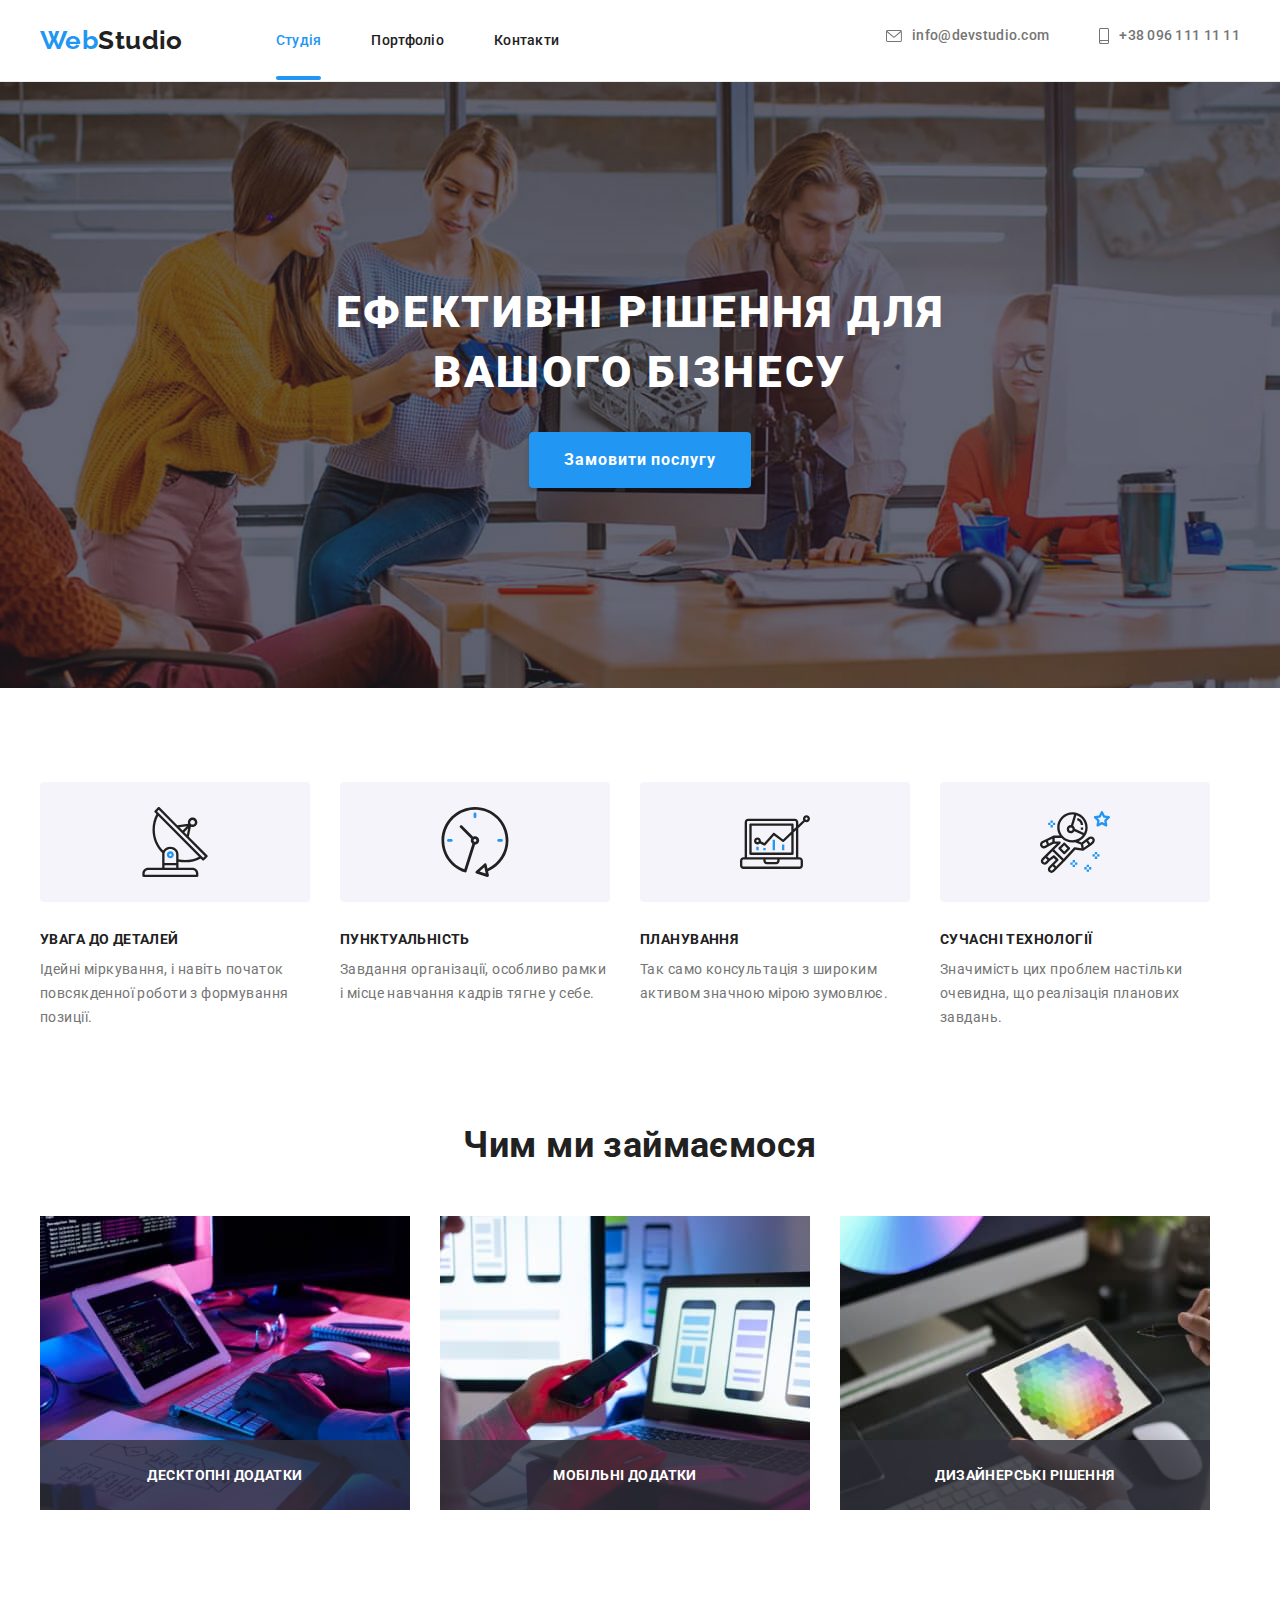
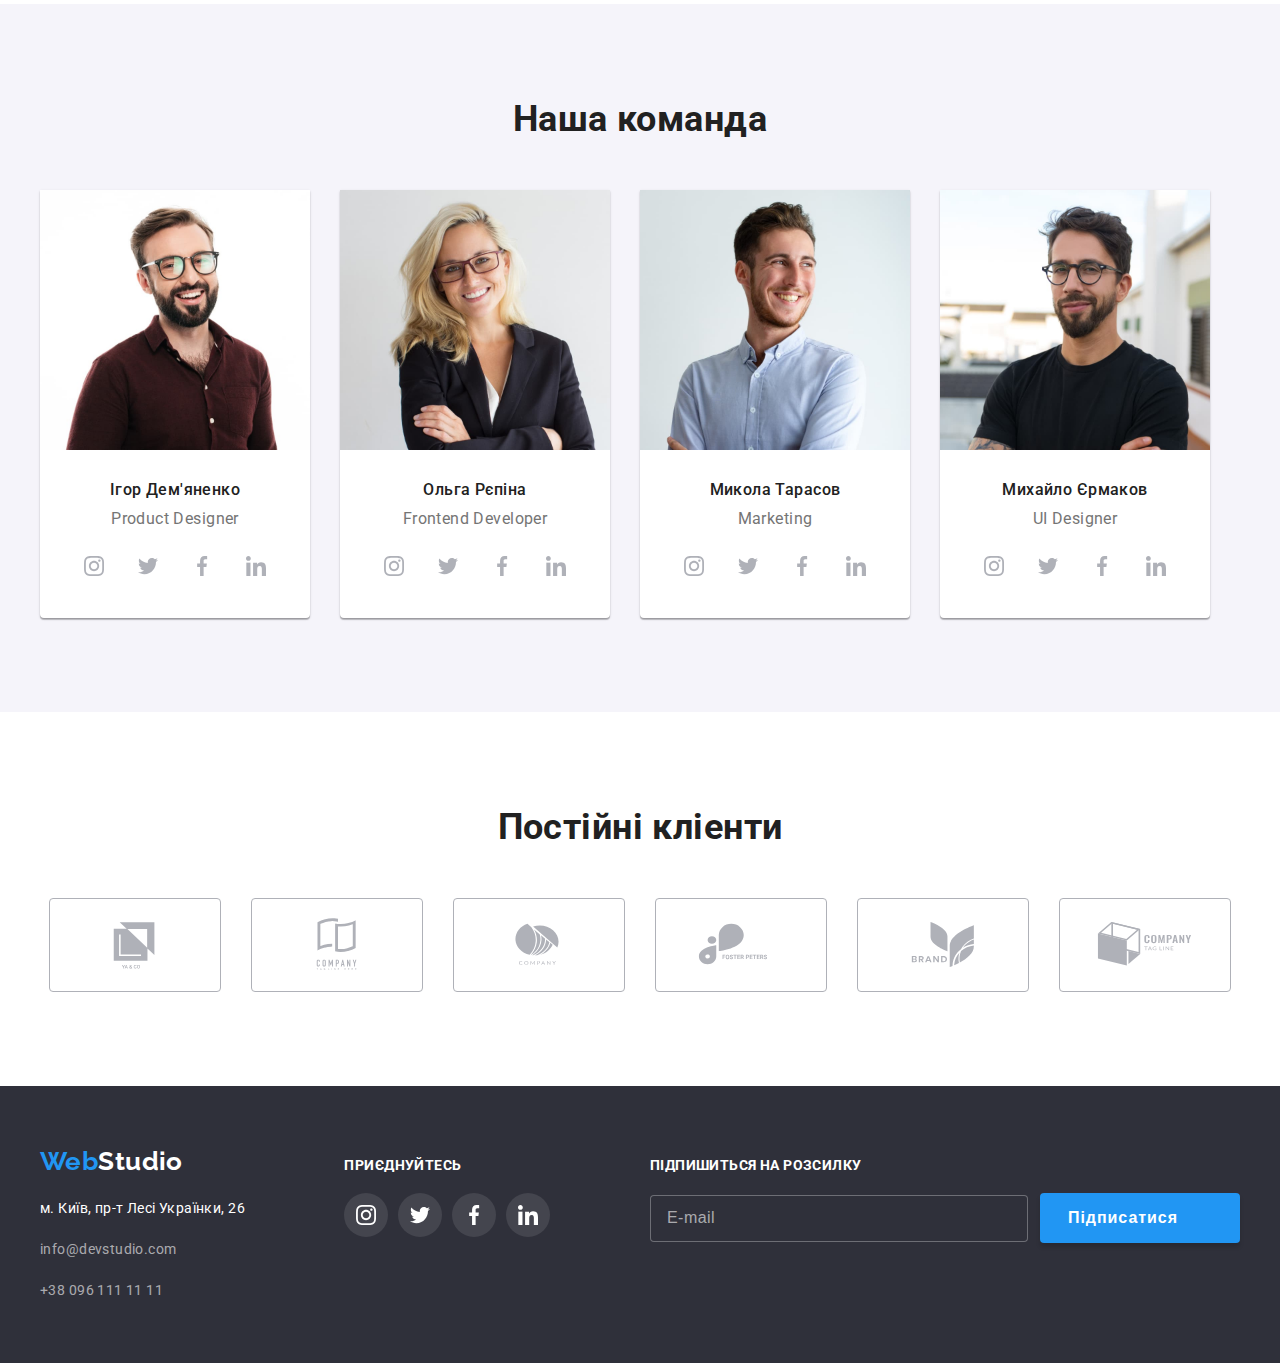
<file: index.html>
<!DOCTYPE html>
<html lang="uk">
<head>
    <meta charset="UTF-8">
    <meta http-equiv="X-UA-Compatible" content="IE=edge">
    <meta name="viewport" content="width=device-width, initial-scale=1.0">
    <title>Студія</title>
    <link rel="preconnect" href="https://fonts.googleapis.com">
<link rel="preconnect" href="https://fonts.gstatic.com" crossorigin>
<link href="https://fonts.googleapis.com/css2?family=Raleway:wght@700&family=Roboto:wght@400;500;700;900&display=swap" rel="stylesheet">
<link rel="stylesheet" href="https://cdnjs.cloudflare.com/ajax/libs/modern-normalize/1.1.0/modern-normalize.min.css" integrity="sha512-wpPYUAdjBVSE4KJnH1VR1HeZfpl1ub8YT/NKx4PuQ5NmX2tKuGu6U/JRp5y+Y8XG2tV+wKQpNHVUX03MfMFn9Q==" crossorigin="anonymous" referrerpolicy="no-referrer"/>
<link rel="stylesheet" href="./css/styles.css"/>
</head>
<body>
        <!-- Шапка сторінки -->
    <header class="header">
        <div class="container main-nav">
        <!-- Логотип сайту -->
        <a class= "logo link" href="./index.html">Web<span class="logo-header-part">Studio</span></a>
        <!-- Навігація на інші сторінки -->
        <nav>  
        <ul class="header-list list">
            <li class="header-item">
            <a class="header-link current link" href="./index.html">Студія</a>
            </li>
            <li class="header-item">
            <a class="header-link link" href="./portfolio.html">Портфоліо</a>
            </li>
            <li class="header-item">
            <a class="header-link link" href="">Контакти</a>
            </li>
          </ul>
</nav>
    <!-- Контактна інформація -->
    <ul class="contact-list list">
        <li class="contact-item">
            <a class="header-mail link" href="mailto:info@devstudio.com">
                <svg class="contacts-icon" width="16" height="12">
                    <use href="./images/icons.svg#icon-envelope">
                    </use>
                </svg>info@devstudio.com</a>
        </li>
        <li class="contact-item">
            <a class="header-tel link" href="tel:+380961111111"><svg class="contacts-icon" width="10" height="16">
                <use href="./images/icons.svg#icon-smartphone">
                </use>
            </svg>+38 096 111 11 11</a>
        </li>
    </ul>
</div>
    </header>
  <!-- Основний контент сторінки -->
<main>
    <section class="hero"> 
        <div class="conteiner">
        <h1 class="hero-title">
        Ефективні рішення для вашого бізнесу
        </h1>
        <button class="hero-btn" type="button" data-modal-open>Замовити послугу</button>
        <div class="backdrop is-hidden" data-modal>
<div class="backdrop">
            <div class="modal">
<form class="form" autocomplete="on">

<p class="modal-form-title">Залиште свої дані, ми вам передзвонимо</p>
<div class="modal-form-field">
<label for="name" class="modal-input">Ім'я</label>
<input type="text" class="form-input" name="name" id="name" placeholder=""/>
<svg class="modal-form-icon" width="18" height="18">
    <use href="./images/icons.svg#icon-person">
    </use>
</svg>
</div>
<div class="modal-form-field">
    <label for="tel" class="modal-input">Телефон</label>
    <input type="text" class="form-input" name="tel" id="tel" placeholder=""/>
        <svg class="modal-form-icon" width="18" height="18">
        <use href="./images/icons.svg#icon-phone">
        </use>
    </svg>
    </div>
    <div class="modal-form-field">
        <label for="mail" class="modal-input">Пошта</label>
        <input type="email" class="form-input" name="mail" id="mail" placeholder=""/>
            <svg class="modal-form-icon" width="18" height="18">
            <use href="./images/icons.svg#icon-email">
            </use>
        </svg>
       </div>
        <div class="modal-form-field">
            <label for="comment" class="modal-input">Коментар</label>
            <textarea name="comment" id="comment" rows="10" placeholder="Введіть текст"></textarea>
            </div>
        <label class="policy-part">
                <input class="checkbox-input" type="checkbox" name="policy" value=""/>
                <span class="checkbox-icon"></span>
                Погоджуюся з розсилкою та приймаю <a class="policy" href="./index.html">Умови договору</a>
        </label>
            <button class="form-submit-btn" type="submit">Відправити</button>
    </form>
            <button class="btn-close-modal" data-modal-close>
                        <svg class="modal-close-icon" width="11" height="11">
                        <use href="./images/icons.svg#icon-close">
                        </use>
                    </svg></button>
</div>
</div>
</div>
</div>
   
    </section>
    <!-- Переваги -->
    <section class="benefits benef-nav">
        <div class="container">
        <h2 class="visually-hidden">
        Переваги
        </h2>
<ul class="benefits-list list">
    <li class="benefits-item">
        <div class="benefits-visual">
            <svg class="benefits-icon" width="70" height="70">
                <use href="./images/icons.svg#icon-antenna-1">
                </use>
            </svg>
        </div>
<div class="benefits-descript">
    <h3 class="benefits-title">
        увага до деталей
    </h3>
        <p class="benefits-text">
        Ідейні міркування, і навіть початок повсякденної роботи з формування позиції.
        </p>
</div>         
    </li>
    <li class="benefits-item">
        <div class="benefits-visual">
        <svg class="benefits-icon" width="70" height="70">
            <use href="./images/icons.svg#icon-clock-1">
            </use>
        </svg>
    </div>
    <div class="benefits-descript">
        <h3 class="benefits-title">
            пунктуальність
        </h3>
            <p class="benefits-text">
            Завдання організації, особливо рамки і місце навчання кадрів тягне у себе.
            </p>
        </div>
    </li>
    <li class="benefits-item">
        <div class="benefits-visual">
        <svg class="benefits-icon" width="70" height="70">
            <use href="./images/icons.svg#icon-diagram-1">
            </use>
        </svg>
    </div>
        <div class="benefits-descript">
        <h3 class="benefits-title">
            планування
        </h3>
            <p class="benefits-text">
            Так само консультація з широким активом значною мірою зумовлює.
            </p>
        </div>
    </li>
    <li class="benefits-item">
        <div class="benefits-visual">
        <svg class="benefits-icon" width="70" height="70">
            <use href="./images/icons.svg#icon-astronaut-1">
            </use>
        </svg>
    </div>
    <div class="benefits-descript">
        <h3 class="benefits-title">
            сучасні технології
        </h3>
            <p class="benefits-text">
            Значимість цих проблем настільки очевидна, що реалізація планових завдань.
            </p>
        </div>
    </li>
</ul>  
</div>   
</section>  
<section class="mission-section miss-nav">
    <div class="container">
    <h2 class="mission">
    Чим ми займаємося
    </h2>   
         <ul class="mission-list list">
        <li class="mission-item">
            <div class="mission-thumb">
                <img src="images/img1.jpg" alt="Зображення 1" height="294" width="370"/>
                <div class="label">
                    <p class="thumb-text">
                        десктопні додатки
                    </p>
                         </div>
            </div>   
            
                
        </li>
        <li class="mission-item">
            <div class="mission-thumb">   
            <img src="images/img2.jpg" alt="Зображення 2" height="294" width="370"/>
                <div class="label">
                    <p class="thumb-text">
                        мобільні додатки
                    </p>
                         </div>
                        </div> 
            </li>
        <li class="mission-item">
            <div class="mission-thumb"> 
            <img src="images/img3.jpg" alt="Зображення 3" height="294" width="370"/>
            <div class="label">
                <p class="thumb-text">
                    Дизайнерські рішення
                </p>
                     </div>
        </div>   
        </li>
     </ul>
     
    </div>     
    </section> 
<section class="team-section team-nav">
    <div class="container">
    <h2 class="team">
    Наша команда
    </h2>
        <ul class="team-list list">
        <li class="team-item">
            <img src="images/img_p1.jpg" alt="Зображення співробітника 1" height="260" width="270"/>
            <div class="members">
                <h3 class="employee">Ігор Дем'яненко</h3>
                <p class="jobtitle">Product Designer</p>
                <ul class="team-soc-list list">
                    <li class="team-soc-item">
            <a class="team-soc-link" href="">
                <svg class="team-soc-icon" width="20" height="20">
                <use href="./images/icons.svg#icon-instagram-2"></use>
              </svg></a>
                        </li>
                        <li class="team-soc-item">
                            <a class="team-soc-link" href="">
                                <svg class="team-soc-icon" width="20" height="20">
                                <use href="./images/icons.svg#icon-twitter-1"></use>
                              </svg>
                            </a>
            
                        </li>
                        <li class="team-soc-item">
                            <a class="team-soc-link" href="">
                                <svg class="team-soc-icon" width="20" height="20">
                                <use href="./images/icons.svg#icon-facebook-1"></use>
                              </svg>
                            </a>
            
                        </li>
                        <li class="team-soc-item">
                            <a class="team-soc-link" href="">
                                <svg class="team-soc-icon" width="20" height="20">
                                <use href="./images/icons.svg#icon-linkedin-1"></use>
                              </svg>
                            </a>
                        </li>
                    </ul> 
            </div>
        </li>
        <li class="team-item">
            <img src="images/img_p2.jpg" alt="Зображення співробітника 2" height="260" width="270"/>
            <div class="members">
                <h3 class="employee">Ольга Рєпіна</h3>
                <p class="jobtitle">Frontend Developer</p>  
                <ul class="team-soc-list list">
                    <li class="team-soc-item">
            <a class="team-soc-link" href="">
                <svg class="team-soc-icon" width="20" height="20">
                <use href="./images/icons.svg#icon-instagram-2"></use>
              </svg></a>
                        </li>
                        <li class="team-soc-item">
                            <a class="team-soc-link" href="">
                                <svg class="team-soc-icon" width="20" height="20">
                                <use href="./images/icons.svg#icon-twitter-1"></use>
                              </svg>
                            </a>
            
                        </li>
                        <li class="team-soc-item">
                            <a class="team-soc-link" href="">
                                <svg class="team-soc-icon" width="20" height="20">
                                <use href="./images/icons.svg#icon-facebook-1"></use>
                              </svg>
                            </a>
            
                        </li>
                        <li class="team-soc-item">
                            <a class="team-soc-link" href="">
                                <svg class="team-soc-icon" width="20" height="20">
                                <use href="./images/icons.svg#icon-linkedin-1"></use>
                              </svg>
                            </a>
                        </li>
                    </ul> 
            </div>
        </li>
        <li class="team-item">
            <img src="images/img_p3.jpg" alt="Зображення співробітника 3" height="260" width="270"/>
            <div class="members">
                <h3 class="employee">Микола Тарасов</h3>
                <p class="jobtitle">Marketing</p> 
                <ul class="team-soc-list list">
                    <li class="team-soc-item">
            <a class="team-soc-link" href="">
                <svg class="team-soc-icon" width="20" height="20">
                <use href="./images/icons.svg#icon-instagram-2"></use>
              </svg></a>
                        </li>
                        <li class="team-soc-item">
                            <a class="team-soc-link" href="">
                                <svg class="team-soc-icon" width="20" height="20">
                                <use href="./images/icons.svg#icon-twitter-1"></use>
                              </svg>
                            </a>
            
                        </li>
                        <li class="team-soc-item">
                            <a class="team-soc-link" href="">
                                <svg class="team-soc-icon" width="20" height="20">
                                <use href="./images/icons.svg#icon-facebook-1"></use>
                              </svg>
                            </a>
            
                        </li>
                        <li class="team-soc-item">
                            <a class="team-soc-link" href="">
                                <svg class="team-soc-icon" width="20" height="20">
                                <use href="./images/icons.svg#icon-linkedin-1"></use>
                              </svg>
                            </a>
                        </li>
                    </ul>   
            </div>
        </li>
        <li class="team-item">
            <img src="images/img_p4.jpg" alt="Зображення співробітника 4" height="260" width="270"/>
           <div class="members">
            <h3 class="employee">Михайло Єрмаков</h3>
            <p class="jobtitle">UI Designer</p> 
            <ul class="team-soc-list list">
            <li class="team-soc-item">
    <a class="team-soc-link" href="">
        <svg class="team-soc-icon" width="20" height="20">
        <use href="./images/icons.svg#icon-instagram-2"></use>
      </svg></a>
                </li>
                <li class="team-soc-item">
                    <a class="team-soc-link" href="">
                        <svg class="team-soc-icon" width="20" height="20">
                        <use href="./images/icons.svg#icon-twitter-1"></use>
                      </svg>
                    </a>
    
                </li>
                <li class="team-soc-item">
                    <a class="team-soc-link" href="">
                        <svg class="team-soc-icon" width="20" height="20">
                        <use href="./images/icons.svg#icon-facebook-1"></use>
                      </svg>
                    </a>
    
                </li>
                <li class="team-soc-item">
                    <a class="team-soc-link" href="">
                        <svg class="team-soc-icon" width="20" height="20">
                        <use href="./images/icons.svg#icon-linkedin-1"></use>
                      </svg>
                    </a>
                </li>
            </ul>   
        </div>
           </li>
        </ul>
    </div>    
</section>
<!-- Постійні кліенти -->
<section class="clients-section clients-nav">
    <h2 class="clients">
        Постійні кліенти
        </h2>
<ul class="clients-item-list list">
    <li class="clients-item">
        <a class="clients-link" href="">
            <svg class="clients-icon" width="106" height="60">
            <use href="./images/icons.svg#icon-Logo1"></use>
          </svg>
        </a>
    </li>
    <li class="clients-item">
        <a class="clients-link" href="">
            <svg class="clients-icon" width="106" height="60">
            <use href="./images/icons.svg#icon-Logo2"></use>
          </svg>
        </a>
    </li>
    <li class="clients-item">
        <a class="clients-link" href="">
            <svg class="clients-icon" width="106" height="60">
            <use href="./images/icons.svg#icon-Logo3"></use>
          </svg>
        </a>
    </li>
    <li class="clients-item">
        <a class="clients-link" href="">
            <svg class="clients-icon" width="106" height="60">
            <use href="./images/icons.svg#icon-Logo4"></use>
          </svg>
        </a>
    </li>
    <li class="clients-item">
        <a class="clients-link" href="">
            <svg class="clients-icon" width="106" height="60">
            <use href="./images/icons.svg#icon-Logo5"></use>
          </svg>
        </a>
    </li>
    <li class="clients-item">
        <a class="clients-link" href="">
            <svg class="clients-icon" width="106" height="60">
            <use href="./images/icons.svg#icon-Logo6"></use>
          </svg>
        </a>
    </li>
</ul>
</section>
</main>
<!-- Підвал сторінки -->
<footer>
  <!-- Логотип сайту -->
 <div class="footer-container">
    <div class="logo-footer">
        <a class= "logo-footer link" href="./index.html">Web<span class="logo-footer-part">Studio</span></a>
        <address class="footer-address">
        <!-- Контактна інформація -->
        <ul class="footer-contact-list list">
            <li class="contact-item">
                <p class="address">
                    м. Київ, пр-т Лесі Українки, 26
                    </p>
            </li>
            <li class="contact-item">
                <a class="footer-mail link" href="mailto:info@devstudio.com">info@devstudio.com</a>
            </li>
            <li class="contact-item">
                <a class="footer-tel link" href="tel:+380961111111">+38 096 111 11 11</a>
            </li>
        </ul>
        </address>
    </div>
       <!-- Приєднуйтесь -->
    <div class="footer-soc">
    <p class="footer-soc-title">
        приєднуйтесь
    </p>
    <ul class="footer-soc-list list">
        <li class="footer-soc-item">
            <a class="footer-soc-link" href="">
                <svg class="footer-soc-icon" width="20" height="20">
                <use href="./images/icons.svg#icon-instagram-2"></use>
              </svg>
            </a>

        </li>
            <li class="footer-soc-item">
                <a class="footer-soc-link" href="">
                    <svg class="footer-soc-icon" width="20" height="20">
                    <use href="./images/icons.svg#icon-twitter-1"></use>
                  </svg>
                </a>
            </li>
            <li class="footer-soc-item">
                <a class="footer-soc-link" href="">
                    <svg class="footer-soc-icon" width="20" height="20">
                    <use href="./images/icons.svg#icon-facebook-1"></use>
                  </svg>
                </a>
            </li>
            <li class="footer-soc-item">
                <a class="footer-soc-link" href="">
                    <svg class="footer-soc-icon" width="20" height="20">
                    <use href="./images/icons.svg#icon-linkedin-1"></use>
                  </svg>
                </a>
            </li>
        </ul>
     </div>
     <!-- Підпишиться  -->
    <div class="subs-mail-form">
        <p class="subs-tittle">
            підпишиться на розсилку
        </p>
<div class="subs-form-field">
    <form class="subs-form">
    <label for="subs-mailing"></label>
    <input type="email" name="mail" id="mail" autocomplete="on" placeholder="E-mail"/>
    <button class="subs-mail-btn" type="submit">Підписатися<svg class="send-icon" width="24" height="24">
    <use href="./images/icons.svg#icon-send">
    </use></svg></button>
    </form>
</div>
</div>
</div>
</footer>
<script src="./js/modal.js"></script>
</body>
</html>
</file>
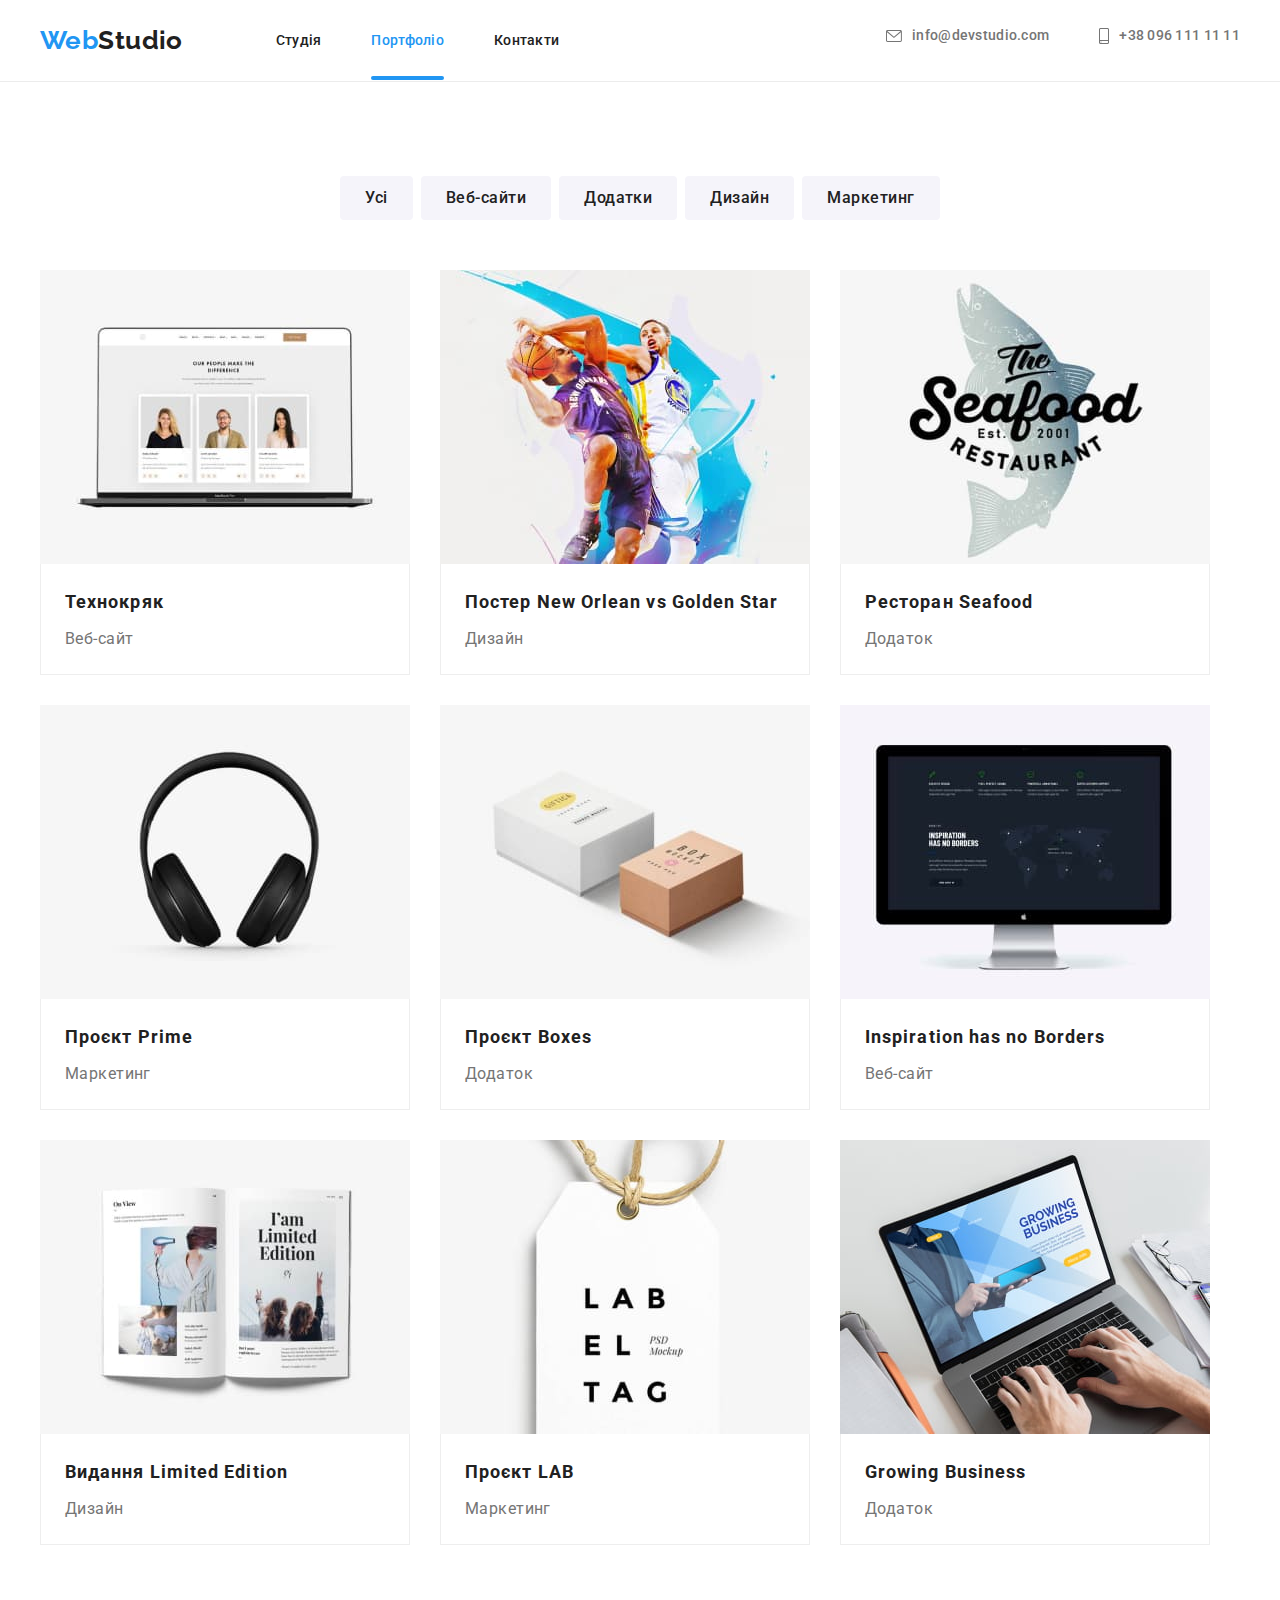
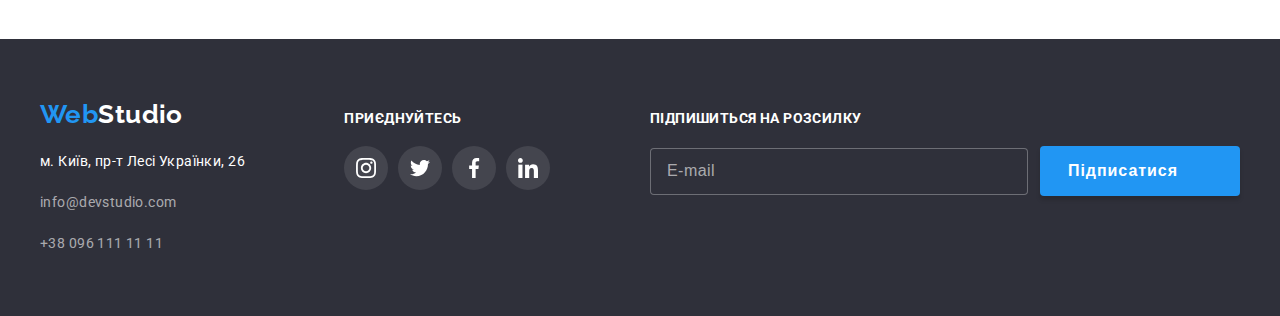
<file: portfolio.html>
<!DOCTYPE html>
<html lang="uk">
  <head>
    <meta charset="UTF-8" />
    <meta http-equiv="X-UA-Compatible" content="IE=edge" />
    <meta name="viewport" content="width=device-width, initial-scale=1.0" />
    <title>Портфоліо</title>
    <link rel="preconnect" href="https://fonts.googleapis.com" />
    <link rel="preconnect" href="https://fonts.gstatic.com" crossorigin />
    <link
      href="https://fonts.googleapis.com/css2?family=Raleway:wght@700&family=Roboto:wght@400;500;700;900&display=swap"
      rel="stylesheet"
    />
    <link
      rel="stylesheet"
      href="https://cdnjs.cloudflare.com/ajax/libs/modern-normalize/1.1.0/modern-normalize.min.css"
      integrity="sha512-wpPYUAdjBVSE4KJnH1VR1HeZfpl1ub8YT/NKx4PuQ5NmX2tKuGu6U/JRp5y+Y8XG2tV+wKQpNHVUX03MfMFn9Q=="
      crossorigin="anonymous"
      referrerpolicy="no-referrer"
    />
    <link rel="stylesheet" href="./css/styles.css" />
  </head>
  <body>
    <!-- Шапка сторінки -->
    <header class="header">
      <div class="container main-nav">
      <!-- Логотип сайту -->
      <a class= "logo link" href="./index.html">Web<span class="logo-header-part">Studio</span></a>
      <!-- Навігація на інші сторінки -->
      <nav>  
      <ul class="header-list list">
          <li class="header-item">
          <a class="header-link link" href="./index.html">Студія</a>
          </li>
          <li class="header-item">
          <a class="header-link current link" href="./portfolio.html">Портфоліо</a>
          </li>
          <li class="header-item">
          <a class="header-link link" href="">Контакти</a>
          </li>
        </ul>
</nav>
  <!-- Контактна інформація -->
  <ul class="contact-list list">
      <li class="contact-item">
          <a class="header-mail link" href="mailto:info@devstudio.com">
              <svg class="contacts-icon" width="16" height="12">
                  <use href="./images/icons.svg#icon-envelope">
                  </use>
              </svg>info@devstudio.com</a>
      </li>
      <li class="contact-item">
          <a class="header-tel link" href="tel:+380961111111"><svg class="contacts-icon" width="10" height="16">
              <use href="./images/icons.svg#icon-smartphone">
              </use>
          </svg>+38 096 111 11 11</a>
      </li>
  </ul>
</div>
    </header>
    <!-- Основний контент сторінки Портфоліо-->
    <main>
      <section class="main-section list-nav">
        <div class="container">
          <h1 class="visually-hidden">Фільтр портфоліо</h1>
          <ul class="filter-list list">
            <li class="filter-item">
              <button class="filter-btn" type="button">Усі</button>
            </li>
            <li class="filter-item">
              <button class="filter-btn" type="button">Веб-сайти</button>
            </li>
            <li class="filter-item">
              <button class="filter-btn" type="button">Додатки</button>
            </li>
            <li class="filter-item">
              <button class="filter-btn" type="button">Дизайн</button>
            </li>
            <li class="filter-item">
              <button class="filter-btn" type="button">Маркетинг</button>
            </li>
          </ul>
            <h2 class="visually-hidden">Список портфоліо</h2>
          <ul class="portfolio-list list">
            <li class="portfolio-item">
              <div class="portfolio-thumb">
                <a class="portfolio-link link" href=""> 
                  <img
                  src="images/portfol1.jpg"
                  alt="Портфоліо 1"
                  height="294"
                  width="370"
                />
                <div class="portfolio-overlay">
                <p class="portfolio-meta">
                  Ресурс пропонує комплексні пропозиції з різним рівнем функціоналу та сервісів. Все це дозволить відвідувачу отримати вичерпні відомості про компанію чи приватну особу.
                </p>
              </div>
              </div>
                <div class="work-projects">
                <h2 class="project">Технокряк</h2>
                <p class="worktitle">Веб-сайт</p>
              </div> 
              </a>
              </li>
            <li class="portfolio-item">
              <div class="portfolio-thumb">
              <a class="portfolio-link link" href="">
                <img
                src="images/portfol2.jpg"
                alt="Портфоліо 2"
                height="294"
                width="370"
              />
              <div class="portfolio-overlay">
                <p class="portfolio-meta">
                  Ресурс пропонує комплексні пропозиції з різним рівнем функціоналу та сервісів. Все це дозволить відвідувачу отримати вичерпні відомості про компанію чи приватну особу.
                </p>
                </div>
            </div>
              <div class="work-projects">
                <h2 class="project">Постер New Orlean vs Golden Star</h2>
                <p class="worktitle">Дизайн</p>
              </div>
              </a>
              </li>
            <li class="portfolio-item">
              <div class="portfolio-thumb">
              <a class="portfolio-link link" href="">
                <img
                src="images/portfol3.jpg"
                alt="Портфоліо 3"
                height="294"
                width="370"
              />
              <div class="portfolio-overlay">
                <p class="portfolio-meta">
                  Ресурс пропонує комплексні пропозиції з різним рівнем функціоналу та сервісів. Все це дозволить відвідувачу отримати вичерпні відомості про компанію чи приватну особу.
                </p>
                </div>
            </div>
              <div class="work-projects">
                <h2 class="project">Ресторан Seafood</h2>
                <p class="worktitle">Додаток</p>
              </div>
              </a>
              </li>
            <li class="portfolio-item">
              <div class="portfolio-thumb">
              <a class="portfolio-link link" href="">
                <img
                src="images/portfol4.jpg"
                alt="Портфоліо 4"
                height="294"
                width="370"
              />
              <div class="portfolio-overlay">
                <p class="portfolio-meta">
                  Ресурс пропонує комплексні пропозиції з різним рівнем функціоналу та сервісів. Все це дозволить відвідувачу отримати вичерпні відомості про компанію чи приватну особу.
                </p>
              </div>
            </div>
              <div class="work-projects">
                <h2 class="project">Проєкт Prime</h2>
                <p class="worktitle">Маркетинг</p>
              </div>
              </a>
              </li>
            <li class="portfolio-item">
              <div class="portfolio-thumb">
              <a class="portfolio-link link" href="">
                <img
                src="images/portfol5.jpg"
                alt="Портфоліо 5"
                height="294"
                width="370"
              />
              <div class="portfolio-overlay">
                <p class="portfolio-meta">
                  Ресурс пропонує комплексні пропозиції з різним рівнем функціоналу та сервісів. Все це дозволить відвідувачу отримати вичерпні відомості про компанію чи приватну особу.
                </p>
                </div>
            </div>
              <div class="work-projects">
                <h2 class="project">Проєкт Boxes</h2>
                <p class="worktitle">Додаток</p>  
              </div>
              </a>
              </li>
            <li class="portfolio-item">
              <div class="portfolio-thumb">
              <a class="portfolio-link link" href=""> 
                <img
                src="images/portfol6.jpg"
                alt="Портфоліо 6"
                height="294"
                width="370"
              />
              <div class="portfolio-overlay">
                <p class="portfolio-meta">
                  Ресурс пропонує комплексні пропозиції з різним рівнем функціоналу та сервісів. Все це дозволить відвідувачу отримати вичерпні відомості про компанію чи приватну особу.
                </p>
                </div>
            </div>
              <div class="work-projects">
                <h2 class="project">Inspiration has no Borders</h2>
                <p class="worktitle">Веб-сайт</p>
              </div>
              </a>
              </li>
            <li class="portfolio-item">
              <div class="portfolio-thumb">
              <a class="portfolio-link link" href="">
                <img
                src="images/portfol7.jpg"
                alt="Портфоліо 7"
                height="294"
                width="370"
              />
              <div class="portfolio-overlay">
                <p class="portfolio-meta">
                  Ресурс пропонує комплексні пропозиції з різним рівнем функціоналу та сервісів. Все це дозволить відвідувачу отримати вичерпні відомості про компанію чи приватну особу.
                </p>
                </div>
            </div>
              <div class="work-projects">
                <h2 class="project">Видання Limited Edition</h2>
                <p class="worktitle">Дизайн</p>
              </div>
              </a>
              </li>
            <li class="portfolio-item">
              <div class="portfolio-thumb">
              <a class="portfolio-link link" href="">
                <img
                src="images/portfol8.jpg"
                alt="Портфоліо 8"
                height="294"
                width="370"
              />
              <div class="portfolio-overlay">
                <p class="portfolio-meta">
                  Ресурс пропонує комплексні пропозиції з різним рівнем функціоналу та сервісів. Все це дозволить відвідувачу отримати вичерпні відомості про компанію чи приватну особу.
                </p>
                </div>
            </div>
              <div class="work-projects">
                <h2 class="project">Проєкт LAB</h2>
                <p class="worktitle">Маркетинг</p>
              </div>
              </a>
              </li>
            <li class="portfolio-item">
              <div class="portfolio-thumb">
              <a class="portfolio-link link" href="">
                <img
                src="images/portfol9.jpg"
                alt="Портфоліо 9"
                height="294"
                width="370"
              />
              <div class="portfolio-overlay">
                <p class="portfolio-meta">
                  Ресурс пропонує комплексні пропозиції з різним рівнем функціоналу та сервісів. Все це дозволить відвідувачу отримати вичерпні відомості про компанію чи приватну особу.
                </p>
                </div>
            </div>
              <div class="work-projects">
                <h2 class="project">Growing Business</h2>
              <p class="worktitle">Додаток</p>
              </div>
              </a>
              </li>
          </ul>
        </div>
      </section>
    </main>
    <!-- Підвал сторінки -->
    <footer>
      <!-- Логотип сайту -->
 <div class="footer-container">
  <div class="logo-footer">
      <a class= "logo-footer link" href="./index.html">Web<span class="logo-footer-part">Studio</span></a>
      <address class="footer-address">
      <!-- Контактна інформація -->
      <ul class="footer-contact-list list">
          <li class="contact-item">
              <p class="address">
                  м. Київ, пр-т Лесі Українки, 26
                  </p>
          </li>
          <li class="contact-item">
              <a class="footer-mail link" href="mailto:info@devstudio.com">info@devstudio.com</a>
          </li>
          <li class="contact-item">
              <a class="footer-tel link" href="tel:+380961111111">+38 096 111 11 11</a>
          </li>
      </ul>
      </address>
  </div>
      <!-- Приєднуйтесь -->
    <div class="footer-soc">
      <p class="footer-soc-title">
          приєднуйтесь
      </p>
      <ul class="footer-soc-list list">
          <li class="footer-soc-item">
              <a class="footer-soc-link" href="">
                  <svg class="footer-soc-icon" width="20" height="20">
                  <use href="./images/icons.svg#icon-instagram-2"></use>
                </svg>
              </a>
  
          </li>
              <li class="footer-soc-item">
                  <a class="footer-soc-link" href="">
                      <svg class="footer-soc-icon" width="20" height="20">
                      <use href="./images/icons.svg#icon-twitter-1"></use>
                    </svg>
                  </a>
              </li>
              <li class="footer-soc-item">
                  <a class="footer-soc-link" href="">
                      <svg class="footer-soc-icon" width="20" height="20">
                      <use href="./images/icons.svg#icon-facebook-1"></use>
                    </svg>
                  </a>
              </li>
              <li class="footer-soc-item">
                  <a class="footer-soc-link" href="">
                      <svg class="footer-soc-icon" width="20" height="20">
                      <use href="./images/icons.svg#icon-linkedin-1"></use>
                    </svg>
                  </a>
              </li>
          </ul>
       </div>
       <!-- Підпишиться  -->
    <div class="subs-mail-form">
      <p class="subs-tittle">
          підпишиться на розсилку
      </p>
<div class="subs-form-field">
  <form class="subs-form">
  <label for="subs-mailing"></label>
  <input type="email" name="mail" id="mail" autocomplete="on" placeholder="E-mail"/>
  <button class="subs-mail-btn" type="submit">Підписатися<svg class="send-icon" width="24" height="24">
  <use href="./images/icons.svg#icon-send">
  </use></svg></button>
  </form>
</div>
</div>
</div>
    </footer>
  </body>
</html>
</file>
<file: css/styles.css>
:root {
  --main-page-tle-color: #f5f5f5;
  --main-font-color: #212121;
  --accent-color: #2196f3;
  --contacts-color: #757575;
  --benefits-text-color: #757575;
  --header-main-color: #ffffff;
  --btn-accent-color: #ffffff;
  --hero-background-color: #2f303a;
  --footer-backgrd-color: #2f303a;
  --team-backgrd-color: #f5f4fa;
  --main-sprite-color: #AFB1B8;
  --portfolio-border: #EEEEEE;
}
/* Скидання стилів */
p,
h1,
h2,
h3,
h4,
h5,
h6 {
  margin: 0;
}
ul {
  margin: 0;
  padding-left: 0;
}
body {
  margin: 0;
  font-family: "Roboto", sans-serif;
  font-size: 14px;
  letter-spacing: 0.03em;
  color: var(--main-font-color);
  background-color: var(--header-main-color);
}

/* -----Utilits----- */
.list {
  list-style: none;
  padding: 0;
  margin: 0;
}

.header {
  background-color: var(--header-main-color);
  border-bottom: 1px solid #ececec;
}
.container {
  padding-left: 15px;
  padding-right: 15px;
  margin-left: auto;
  margin-right: auto;
  width: 1200px;
  }
.main-nav {
  display: flex;
  align-items: center;
}

.logo {
  padding-top: 24px;
  padding-bottom: 25px;
  margin-right: 93px;
  font-family: "Raleway", sans-serif;
  font-weight: 700;
  font-size: 26px;
  line-height: 1.19;
  color: var(--accent-color);
}
.logo-header-part {
  color: var(--main-font-color);
}
/*  -----Секція header-----  */
.header-list {
  display: flex;
  gap: 50px;
    }
.header-list .header-item {
  display: block;
  padding-top: 32px;
  padding-bottom: 32px;
}

.header-link {
  position: relative;
  font-weight: 500;
  font-size: 14px;
  line-height: 1.14;
  letter-spacing: 0.02em;
  color: var(--main-font-color);

  transition: color 250ms cubic-bezier(0.4, 0 , 0.2, 1);
}
.header-link.current::after {
  display: block;
  content: '';
  position: absolute;
  left: 0;
  bottom: 0;
  width: 100%;
  height: 4px;
  border-radius: 2px;
  background-color: var(--accent-color);
  transform: translateY(32px);
}
.current {
  color: var(--accent-color);
}
.header-link:hover {
  color: var(--accent-color);
}
.header-link:focus {
  color: var(--accent-color);
}
.contact-list {
  display: flex;
  margin-left: auto;
 }
.contact-list .contact-item + .contact-item {
  margin-left: 50px;
}
.header-mail,
.header-tel {
  display: flex;
  align-items: center;
  justify-content: center;
  font-weight: 500;
  font-size: 14px;
  line-height: 1.14;
  letter-spacing: 0.02em;
  color: var(--contacts-color);
  
  transition: color 250ms cubic-bezier(0.4, 0 , 0.2, 1);
  }
.header-mail:hover,
.header-tel:hover {
  color: var(--accent-color);
    }

.header-mail:focus,
.header-tel:focus {
  color: var(--accent-color);
}
.contacts-icon:hover .contacts-icon, 
.contacts-icon:focus .contacts-icon {
  fill: var(--accent-color);
}
.contacts-icon {
    margin-right: 10px;
  fill: currentColor;
}
.link {
  text-decoration: none;
}
/* -----Hero----- */
.hero {
  background-color: var(--hero-background-color);
  text-align: center;
  padding: 200px 0;
  list-style: none;
  background-image: linear-gradient(rgba(47, 48, 58, 0.4), rgba(47, 48, 58, 0.4)), url(../images/hero-img.jpg);
  background-repeat: no-repeat;
  background-position: center;
  background-size: cover;
  max-width: 1600px;
  margin-left: auto;
  margin-right: auto;
}
.backdrop.is-hidden {
  visibility: hidden; 
  opacity: 0; 
  pointer-events: none;
}
.backdrop.is-hidden .modal {
  transform: translate(-50%, -50%) scale(0.9);
  }
.backdrop {
  position: fixed;
  top: 0;
  left: 0;
  width: 100%;
  height: 100%;
  background-color: rgba(0, 0, 0, 0.2);
  opacity: 1;
  visibility: visible;
  z-index: 9;
  transition: opacity 250ms cubic-bezier(0.4, 0, 0.2, 1)
  }

.modal-form-icon {
  position: absolute;
  top: calc(50% + 7px);
  left: 15px;
  transform: translateY(-50%);
  fill: currentColor;

  transition: color 250ms cubic-bezier(0.4, 0, 0.2, 1); 
}
.form-input:focus + .modal-form-icon, 
.form-input:hover + .modal-form-icon {
color: var(--accent-color);
}
.modal-form-icon:hover, .modal-form-icon:focus {
  color: var(--accent-color);
}
.form-input:focus {
outline: transparent; 
border: 1px solid var(--accent-color);}

.modal-form-field {
display: flex;
position: relative;
flex-direction: column;
text-align: start;
margin-bottom: 10px;
 }

.modal-form-field input:hover, .modal-form-field input:focus {
  border: 1px solid var(--accent-color);
  }
.modal-form-title {
  margin-bottom: 12px;
  font-weight: 700;
  font-size: 20px;
  line-height: 23px;
  text-align: center;
  letter-spacing: 0.03em;
}

.modal-form-field input::placeholder {
  font-weight: 400;
  font-size: 16px;
  line-height: 20px;
  display: flex;
  align-items: left;
  letter-spacing: 0.03em; 
  color: rgba(255, 255, 255, 0.6);
    }
  
  .modal-form-field input {
    height: 40px;
    width: 448px;
    padding-left: 15px;
  padding-top: 14px;
  padding-bottom: 14px;
  border: 1px solid rgba(33, 33, 33, 0.2);
  border-radius: 4px;
  cursor: pointer;
  
  transition: border 250ms cubic-bezier(0.4, 0, 0.2, 1); 
  } 
  .modal-input {
  margin-bottom: 4px;
  font-weight: 400;
  font-size: 12px;
  line-height: 14px;
  letter-spacing: 0.01em;
  color: #757575;
  }

textarea {
 margin-left: auto;
 margin-right: auto;
 padding-top: 12px;
 padding-left: 16px;
 padding-right: 16px;
 padding-bottom: 12px;
 resize: none;
 width: 448px;
 height: 120px;
 font-weight: 400;
 font-size: 12px;
 line-height: 14px;
 letter-spacing: 0.01em;
 color: rgba(117, 117, 117, 0.5);
 border: 1px solid rgba(33, 33, 33, 0.2);
 border-radius: 4px;
 cursor: pointer;
 fill: currentColor;

 transition: border 250ms cubic-bezier(0.4, 0 , 0.2, 1);
}
textarea:hover, textarea:focus {
  border: 1px solid var(--accent-color);
}
textarea:focus {
  outline: transparent; 
  border: 1px solid var(--accent-color);}
.checkbox-input {
  appearance: none;
  position: absolute;
  width: 1px;
  height: 1px;
  margin: -1px;
  border: 0;
  padding: 0;
  clip: rect(0 0 0 0);
  overflow: hidden;
}

.checkbox-icon {
  display: inline-block;
  width: 16px;
  height: 15px;
  margin-right: 7px;
  margin-left: 14px;
  border: 2px solid #212121;
  border-radius: 2px;

  transition: background-color 250ms cubic-bezier(0.4, 0, 0.2, 1); 
}
.checkbox-input:checked + .checkbox-icon {
  border-color: var(--accent-color);
  background-color: var(--accent-color);
  background-image: url(../images/icon-check.svg);
  background-size: contain;
  background-origin: border-box;
}
.policy-part {
display: flex;
align-items: center;
margin-top: 20px;
font-weight: 400;
font-size: 14px;
line-height: 24px;
letter-spacing: 0.03em;
color: #757575;
}
.policy {
 color: var(--accent-color);
 padding-left: 5px;
}
.form-submit-btn {
  position: relative;
  display: inline-flex;
  border: none;
  margin-top: 30px;
  padding: 10px 52px 10px 52px;
  border-radius: 4px;
  min-width: 200px;
  font-weight: 700;
  font-size: 16px;
  line-height: 30px;
  align-items: center;
  text-align: center;
  letter-spacing: 0.06em;
  background-color: #188CE8;
  color: var(--btn-accent-color);
  cursor: pointer;
  box-shadow: 0px 4px 4px rgba(0, 0, 0, 0.15);
  
  transition: color 250ms cubic-bezier(0.4, 0 , 0.2, 1);
  }

  .form-submit-btn:hover {
    color: var(--main-font-color);
    background-color: #188CE8;
  }
  .form-submit-btn:focus {
    color: var(--main-font-color);
  }

.modal {
  position: absolute;
  top: 50%;
  left: 50%;
  padding: 40px;
  height: 581px;
  width: 528px;
  background-color: var(--header-main-color);
  box-shadow: 0px 1px 3px rgba(0, 0, 0, 0.12), 0px 1px 1px rgba(0, 0, 0, 0.14), 0px 2px 1px rgba(0, 0, 0, 0.2);
  border-radius: 4px;

  transform: translate(-50%, -50%) scale(1);
  transition: transform 250ms cubic-bezier(0.4, 0, 0.2, 1);
}
.btn-close-modal {
  position: absolute;
  top: 8px;
  right: 8px;
  width: 30px;
  height: 30px;
  border-radius: 50%;
  border: 1px solid rgba(0, 0, 0, 0.1);
  background-color: var(--header-main-color);
  display:flex;
  align-items: center;
  justify-content: center;
  padding: 0;
  cursor: pointer;

  transition: color 250ms cubic-bezier(0.4, 0, 0.2, 1);
  } 

  .btn-close-modal:hover .modal-close-icon, 
  .btn-close-modal:focus .modal-close-icon {
    fill: var(--accent-color); 
  }

.hero-title {
  margin-top: 0;
  margin-bottom: 30px;
  margin-left: auto;
  margin-right: auto;
  width: 690px;
  font-weight: 900;
  font-size: 44px;
  line-height: 60px;
  letter-spacing: 0.06em;
  text-transform: uppercase;
  color: var(--btn-accent-color);
}

.hero-btn {
  border-radius: 4px;
  border: solid transparent;
  box-shadow: 0px 4px 4px rgba(0, 0, 0, 0.15);
  padding: 10px 32px;
  min-width: 216px;
  font-family: inherit;
  font-weight: 700;
  font-size: 16px;
  line-height: 1.88;
  display: inline-block;
  align-items: center;
  text-align: center;
  letter-spacing: 0.06em;
  color: var(--btn-accent-color);
  background: var(--accent-color);
  cursor: pointer;
 
  transition: color 250ms cubic-bezier(0.4, 0 , 0.2, 1);
}
.hero-btn:hover {
  color: var(--main-font-color);
  background-color: var(--accent-color);
}
.hero-btn:focus {
  color: var(--main-font-color);
}
/* -----Benefits----- */
.benefits {
  background-color: var(--header-main-color);
  }
.benef-nav {
  padding-top: 94px;
  padding-bottom: 94px;
}
.benefits-list {
  display: flex;
  flex-wrap: wrap;
}
.benefits-item {
  width: 270px;
  margin-right: 30px;
}
.benefits-item:last-child {
  margin-right: 0;
}
.benefits-visual {
  display: flex;
  width: 270px;
  height: 120px;
  border-radius: 4px;
  align-items: center;
  justify-content: center;
  margin-bottom: 30px;
  background-color: var(--team-backgrd-color);
}
.benefits-icon {
  display: flex;
  align-items: center;
  justify-content: center;
  background-color: var(--team-backgrd-color);
}

.benefits-title {
  margin-top: 0;
  margin-bottom: 10px;
  font-weight: 700;
  font-size: 14px;
  line-height: 1.14;
  text-transform: uppercase;
  color: var(--main-font-color);
}
.benefits-text {
  margin-top: 0;
  margin-bottom: 0;
  font-weight: 400;
  font-size: 14px;
  line-height: 1.71;
  color: var(--benefits-text-color);
}

/* ----Основна діяльність компанії--- */
img {
  display: block;
}
.mission-section {
  background-color: var(--header-main-color);
  }
.miss-nav {
  padding-top: 0;
  padding-bottom: 94px;
}
.mission {
  margin-bottom: 50px;
  font-weight: 700;
  font-size: 36px;
  line-height: 1.17;
  text-align: center;
  color: var(--main-font-color);
}
.mission-list {
  display: flex;
  }
.mission-item {
  position: relative;
  margin-right: 30px;
}
.mission-item:nth-child(3n) {
  margin-right: 0;
}
.mission-thumb {
  position: relative;
}
.label {
  display: flex;
  position: absolute;
  bottom: 0;
  left: 0;
  width: 370px;
  height: 70px;
  background: rgba(47, 48, 58, 0.8);
  align-items: center;
  justify-content: center;
}
.thumb-text {
  color: var(--header-main-color);
  font-weight: 700;
  font-size: 14px;
  line-height: 1.17;
  text-transform: uppercase;
}

/* -----Our Team----- */
.team-section {
  background-color: var(--team-backgrd-color);
}
.team-nav {
  padding-top: 94px;
  padding-bottom: 94px;
  
}
.team {
  margin-bottom: 50px;
  font-weight: 700;
  font-size: 36px;
  line-height: 1.17;
  text-align: center;
  color: var(--main-font-color);
}
.team-list {
  display: flex;
  }
.team-item {
  margin-right: 30px;
  background-color: var(--header-main-color);
  box-shadow: 0px 1px 3px rgba(0, 0, 0, 0.12), 0px 1px 1px rgba(0, 0, 0, 0.14),
    0px 2px 1px rgba(0, 0, 0, 0.2);
  border-radius: 0px 0px 4px 4px;
}
.team-item:nth-child(4n) {
  margin-right: 0;
}
.team-soc-link {
    width: 44px;
  height: 44px;
  border-radius: 50%;
  background-color: var(--header-main-color);
  display: flex;
  align-items: center;
  justify-content: center;
  color: var(--main-sprite-color);

  transition: color 250ms cubic-bezier(0.4, 0 , 0.2, 1), background-color 250ms cubic-bezier(0.4, 0 , 0.2, 1);
}
.team-soc-list {
  display: flex;
  align-items: center;
  justify-content: center;
  gap: 10px;
  margin-top: 16px;
}
.team-soc-icon {
  fill: currentColor;
}
.team-soc-link:hover,
.team-soc-link:focus {
  background-color: var(--accent-color);
  color: var(--btn-accent-color);
}
.members {
  padding-top: 30px;
  padding-bottom: 30px;
  }
.employee {
  margin-bottom: 10px;  
  font-weight: 500;
  font-size: 16px;
  line-height: 1.19;
  text-align: center;
  color: var(--main-font-color);
}
.jobtitle {
    font-weight: 400;
  font-size: 16px;
  line-height: 1.19;
  text-align: center;
  color: var(--benefits-text-color);
}

/* -----Підвал----- */
.footer-container {
  display: flex;
  align-items: baseline;
  padding-left: 15px;
  padding-right: 15px;
  margin-left: auto;
  margin-right: auto;
  width: 1200px;
  }
.logo-footer {
    font-family: "Raleway", sans-serif;
  font-weight: 700;
  font-size: 26px;
  line-height: 1.19;
  color: var(--accent-color);
    
}
.logo-footer-part {
  color: var(--btn-accent-color);
}
.address {
  font-family: "Roboto", sans-serif;
  font-style: normal;
  font-weight: 400;
  font-size: 14px;
  line-height: 1.71;
  letter-spacing: 0.03em;
  color: var(--header-main-color);
}
.contact-item:not(:last-child) {
  margin-bottom: 9px;
}
/* --- Наші клієнти --- */
.clients-section {
  background-color: var(--header-main-color);
}
.clients-nav {
  padding-top: 94px;
  padding-bottom: 94px;
}
.clients {
  margin-bottom: 50px;
  font-weight: 700;
  font-size: 36px;
  line-height: 1.17;
  text-align: center;
  color: var(--main-font-color);
}
.clients-item-list {
  display:flex;
  align-items: center;
  justify-content: center;
  gap: 30px;
}
.clients-item {
   background-color: var(--header-main-color);
}
.clients-link {
  border: 1px solid var(--main-sprite-color);
  border-radius: 4px;
  width: 170px;
  height: 92px; 
  background-color: var(--header-main-color);
  display: flex;
  align-items: center;
  justify-content: center;
  color: var(--main-sprite-color);

  transition: color 250ms cubic-bezier(0.4, 0 , 0.2, 1), border 250ms cubic-bezier(0.4, 0 , 0.2, 1);
 }
.clients-icon {
  fill: currentColor;
}

.clients-link:hover, 
.clients-link:focus {
  color: var(--accent-color);
  border: 1px solid var(--accent-color);
}


footer {
  padding-top: 60px;
  padding-bottom: 60px;
  background-color: var(--footer-backgrd-color);
}
.footer-address {
  margin-top: 20px;
}
.footer-mail,
.footer-tel {
  font-family: "Roboto", sans-serif;
  font-style: normal;
  font-weight: 400;
  font-size: 14px;
  line-height: 1.71;
  letter-spacing: 0.03em;
  color: rgba(255, 255, 255, 0.6);
}
.footer-mail:focus,
.footer-tel:focus {
  color: var(--accent-color);
}
.footer-soc {
  margin-left: auto;
}
.footer-soc-title {
  font-size: 14px;
  font-weight: 700;
  text-transform: uppercase;
  color: var(--btn-accent-color);
}
.footer-soc-link {
  width: 44px;
  height: 44px;
  border-radius: 50%;
  background-color: rgba(255, 255, 255, 0.1);
  display: flex;
  align-items: center;
  justify-content: center;
  color: var(--btn-accent-color);

  transition: background-color 250ms cubic-bezier(0.4, 0 , 0.2, 1);
 }
.footer-soc-list {
  display: flex;
  align-items: center;
  justify-content: center;
  gap: 10px;
  margin-top: 20px;
  
}
.footer-soc-icon {
  fill: currentColor;
}
.footer-soc-link:hover,
.footer-soc-link:focus {
  background-color: var(--accent-color);
  color: var(--btn-accent-color);
}
.subs-mail-form {
  display: block;
  margin-left: auto;
  }

.subs-tittle {
  font-size: 14px;
  font-weight: 700;
  text-transform: uppercase;
  color: var(--btn-accent-color);
  margin-bottom: 20px;
}
.subs-form {
display: flex;
align-items: center;
}

.subs-form-field input::placeholder {
font-weight: 400;
font-size: 16px;
line-height: 20px;
letter-spacing: 0.03em; 
color: rgba(255, 255, 255, 0.6);
}

.subs-form-field input {
margin-right: 12px;
width: 358px;
padding-left: 16px;
padding-top: 15px;
padding-bottom: 15px;
border: 1px solid rgba(255, 255, 255, 0.3);
border-radius: 4px;
background-color: var(--footer-backgrd-color);
color: var(--btn-accent-color);
}

.subs-mail-btn {
border: none;
padding: 10px 62px 10px 28px;
border-radius: 4px;
min-width: 200px;
font-weight: 700;
font-size: 16px;
line-height: 30px;
align-items: center;
text-align: center;
letter-spacing: 0.06em;
background-color: var(--accent-color);
color: var(--btn-accent-color);
cursor: pointer;
box-shadow: 0px 4px 4px rgba(0, 0, 0, 0.15);

transition: color 250ms cubic-bezier(0.4, 0 , 0.2, 1);
}

.subs-mail-btn:hover, .subs-mail-btn:hover .send-icon {
  color: var(--main-font-color);
  background-color: var(--accent-color);
}
.subs-mail-btn:focus, .subs-mail-btn:focus .send-icon {
  color: var(--main-font-color);
}

.send-icon {
position: absolute;
top: 13px;
right: 28px;
fill: currentColor;

}
/* -----Друга сторінка----- */
.main-section {
    background-color: var(--header-main-color);
}
.list-nav {
  padding-top: 94px;
  padding-bottom: 94px;
}
.filter-list {
  display: flex;
  justify-content: center;
  margin: 0 0 50px 0;
   gap: 8px;
}
.filter-btn {
    padding: 6px 22px;
  background-color: var(--team-backgrd-color);
  border-radius: 4px;
  border: solid transparent;
  font-family: inherit;
  font-weight: 500;
  font-size: 16px;
  line-height: 1.62;
  text-align: center;
  letter-spacing: 0.03em;
  color: #212121;
  cursor: pointer;

  transition: color 250ms cubic-bezier(0.4, 0 , 0.2, 1),background-color 250ms cubic-bezier(0.4, 0 , 0.2, 1);
  transition-property: background-color, color;
  transition-duration: 250ms;
  transition-timing-function: cubic-bezier(0.4, 0 , 0.2, 1);
   }

.filter-btn:hover, .filter-btn:focus {
  color: var(--btn-accent-color);
  background-color: var(--accent-color);
  box-shadow: 0px 3px 1px rgba(0, 0, 0, 0.1), 0px 1px 2px rgba(0, 0, 0, 0.08), 0px 2px 2px rgba(0, 0, 0, 0.12);
}

/* ----- Портфоліо з карток -----*/
.visually-hidden {
  position: absolute;
  white-space: nowrap;
  width: 1px;
  height: 1px;
  overflow: hidden;
  border: 0;
  padding: 0;
  clip: rect(0 0 0 0);
  clip-path: inset(50%);
  margin: -1px;
}
.portfolio-list {
  display: flex;
  flex-wrap: wrap;
 }
 .work-projects {
  padding-top: 20px;
  padding-bottom: 20px;
  padding-left: 24px;
  padding-right: 24px;
border-left: 1px solid var(--portfolio-border);
border-right: 1px solid var(--portfolio-border);
border-bottom: 1px solid var(--portfolio-border);
}
.portfolio-item {
  margin-right: 30px;
  margin-bottom: 30px;
  background-color: var(--header-main-color);
    }
.portfolio-item:nth-child(3n) {
margin-right: 0;
}
.portfolio-item:nth-last-child(-n + 3) {
  margin-bottom: 0;
}
.portfolio-link {
  display: block;
  
}
.portfolio-thumb {
  position: relative;
  overflow: hidden;
}
.portfolio-meta {
  position: absolute;
  top: 50%;
  left: 50%;
 display: flex;
width: 322px;
height: 168px;
font-weight: 400;
  font-size: 18px;
  line-height: 1.6;
  letter-spacing: 0.03em;
  color: var(--btn-accent-color);
  
transform: translate(-50%, -50%);
}
.portfolio-item:hover .portfolio-meta {
  opacity: 1;
  }

.portfolio-overlay {
  position: absolute;
  top: 0;
  left: 0;
  width: 100%;
  height: 100%;
  background-color: rgba(33, 150, 243, 0.9);
  opacity: 0;
  transform: translateY(100%);
  transition: transform 250ms cubic-bezier(0.4, 0 , 0.2, 1), opacity 250ms cubic-bezier(0.4, 0 , 0.2, 1);
 
} 

.portfolio-item:hover .portfolio-overlay, .portfolio-item:focus .portfolio-overlay {
  opacity: 1;
  transform: translateY(0);
  transition: transform 250ms cubic-bezier(0.4, 0 , 0.2, 1);
}

.portfolio-item:hover, .portfolio-item:focus {
    box-shadow: 0px 1px 1px rgba(0, 0, 0, 0.12), 0px 4px 4px rgba(0, 0, 0, 0.06), 1px 4px 6px rgba(0, 0, 0, 0.16);
}

.project {
  margin-bottom: 4px; 
  font-weight: 700;
  font-size: 18px;
  line-height: 2;
  letter-spacing: 0.06em;
  color: var(--main-font-color);
}
.worktitle {
    font-weight: 400;
  font-size: 16px;
  line-height: 1.88;
  color: var(--contacts-color);
}
</file>
